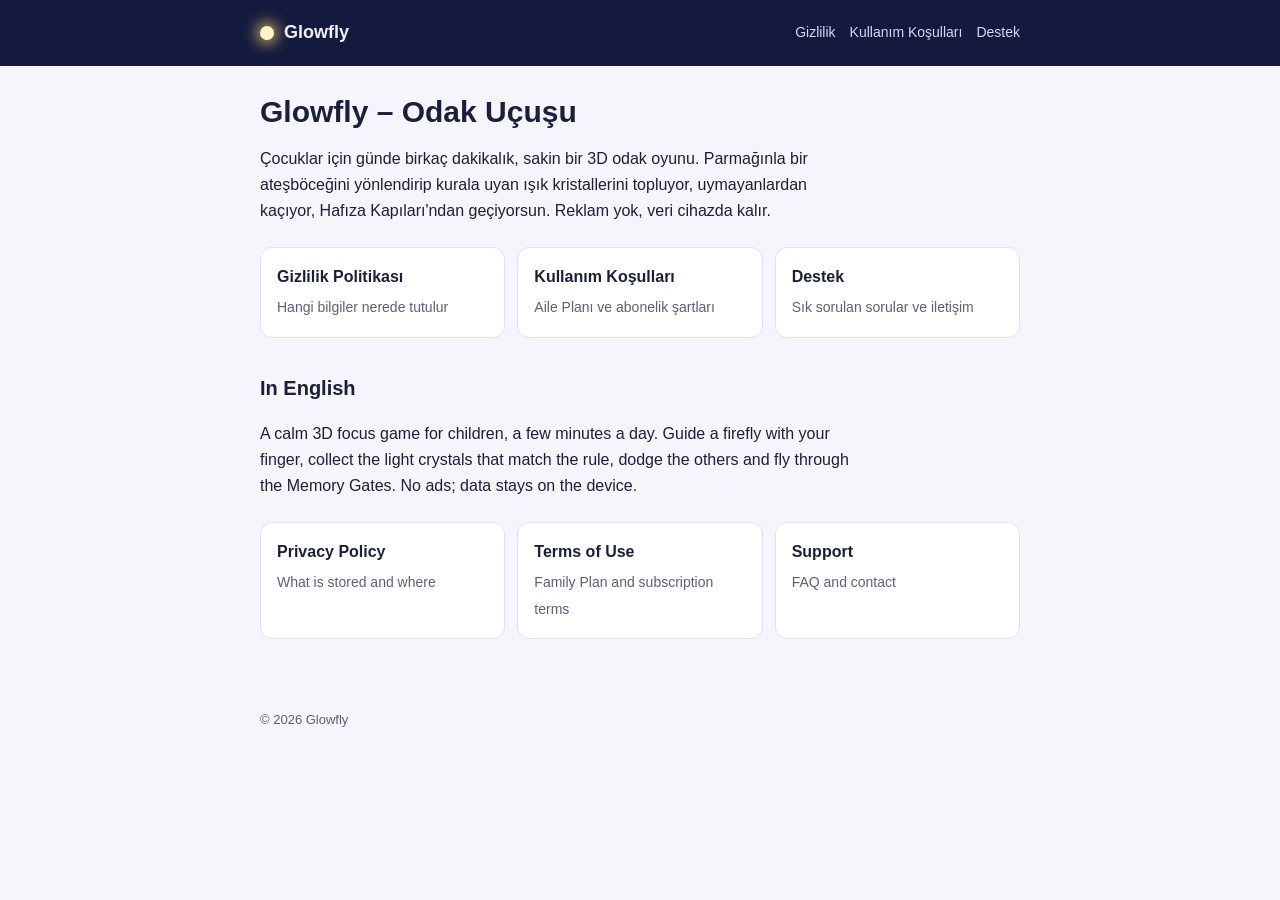
<file: index.html>
<!doctype html>
<html lang="tr">
<head>
  <meta charset="utf-8" />
  <meta name="viewport" content="width=device-width, initial-scale=1, viewport-fit=cover" />
  <title>Glowfly – Odak Uçuşu</title>
  <meta name="description" content="Glowfly: çocuklar için günde birkaç dakikalık, sakin bir 3D odak oyunu. A calm, few-minutes-a-day 3D focus game for children." />
  <link rel="stylesheet" href="style.css" />
</head>
<body>
  <header>
    <div class="wrap">
      <a class="brand" href="index.html"><span class="dot" aria-hidden="true"></span>Glowfly</a>
      <nav>
        <a href="gizlilik.html">Gizlilik</a>
        <a href="kosullar.html">Kullanım Koşulları</a>
        <a href="destek.html">Destek</a>
      </nav>
    </div>
  </header>
  <main>
    <div class="wrap">
      <h1>Glowfly – Odak Uçuşu</h1>
      <p>
        Çocuklar için günde birkaç dakikalık, sakin bir 3D odak oyunu. Parmağınla bir ateşböceğini yönlendirip
        kurala uyan ışık kristallerini topluyor, uymayanlardan kaçıyor, Hafıza Kapıları'ndan geçiyorsun.
        Reklam yok, veri cihazda kalır.
      </p>
      <div class="cards">
        <a href="gizlilik.html"><b>Gizlilik Politikası</b><span>Hangi bilgiler nerede tutulur</span></a>
        <a href="kosullar.html"><b>Kullanım Koşulları</b><span>Aile Planı ve abonelik şartları</span></a>
        <a href="destek.html"><b>Destek</b><span>Sık sorulan sorular ve iletişim</span></a>
      </div>

      <h2 lang="en">In English</h2>
      <p lang="en">
        A calm 3D focus game for children, a few minutes a day. Guide a firefly with your finger, collect the light
        crystals that match the rule, dodge the others and fly through the Memory Gates. No ads; data stays on the device.
      </p>
      <div class="cards" lang="en">
        <a href="en/privacy.html"><b>Privacy Policy</b><span>What is stored and where</span></a>
        <a href="en/terms.html"><b>Terms of Use</b><span>Family Plan and subscription terms</span></a>
        <a href="en/support.html"><b>Support</b><span>FAQ and contact</span></a>
      </div>
    </div>
  </main>
  <footer><div class="wrap">© 2026 Glowfly</div></footer>
</body>
</html>
</file>
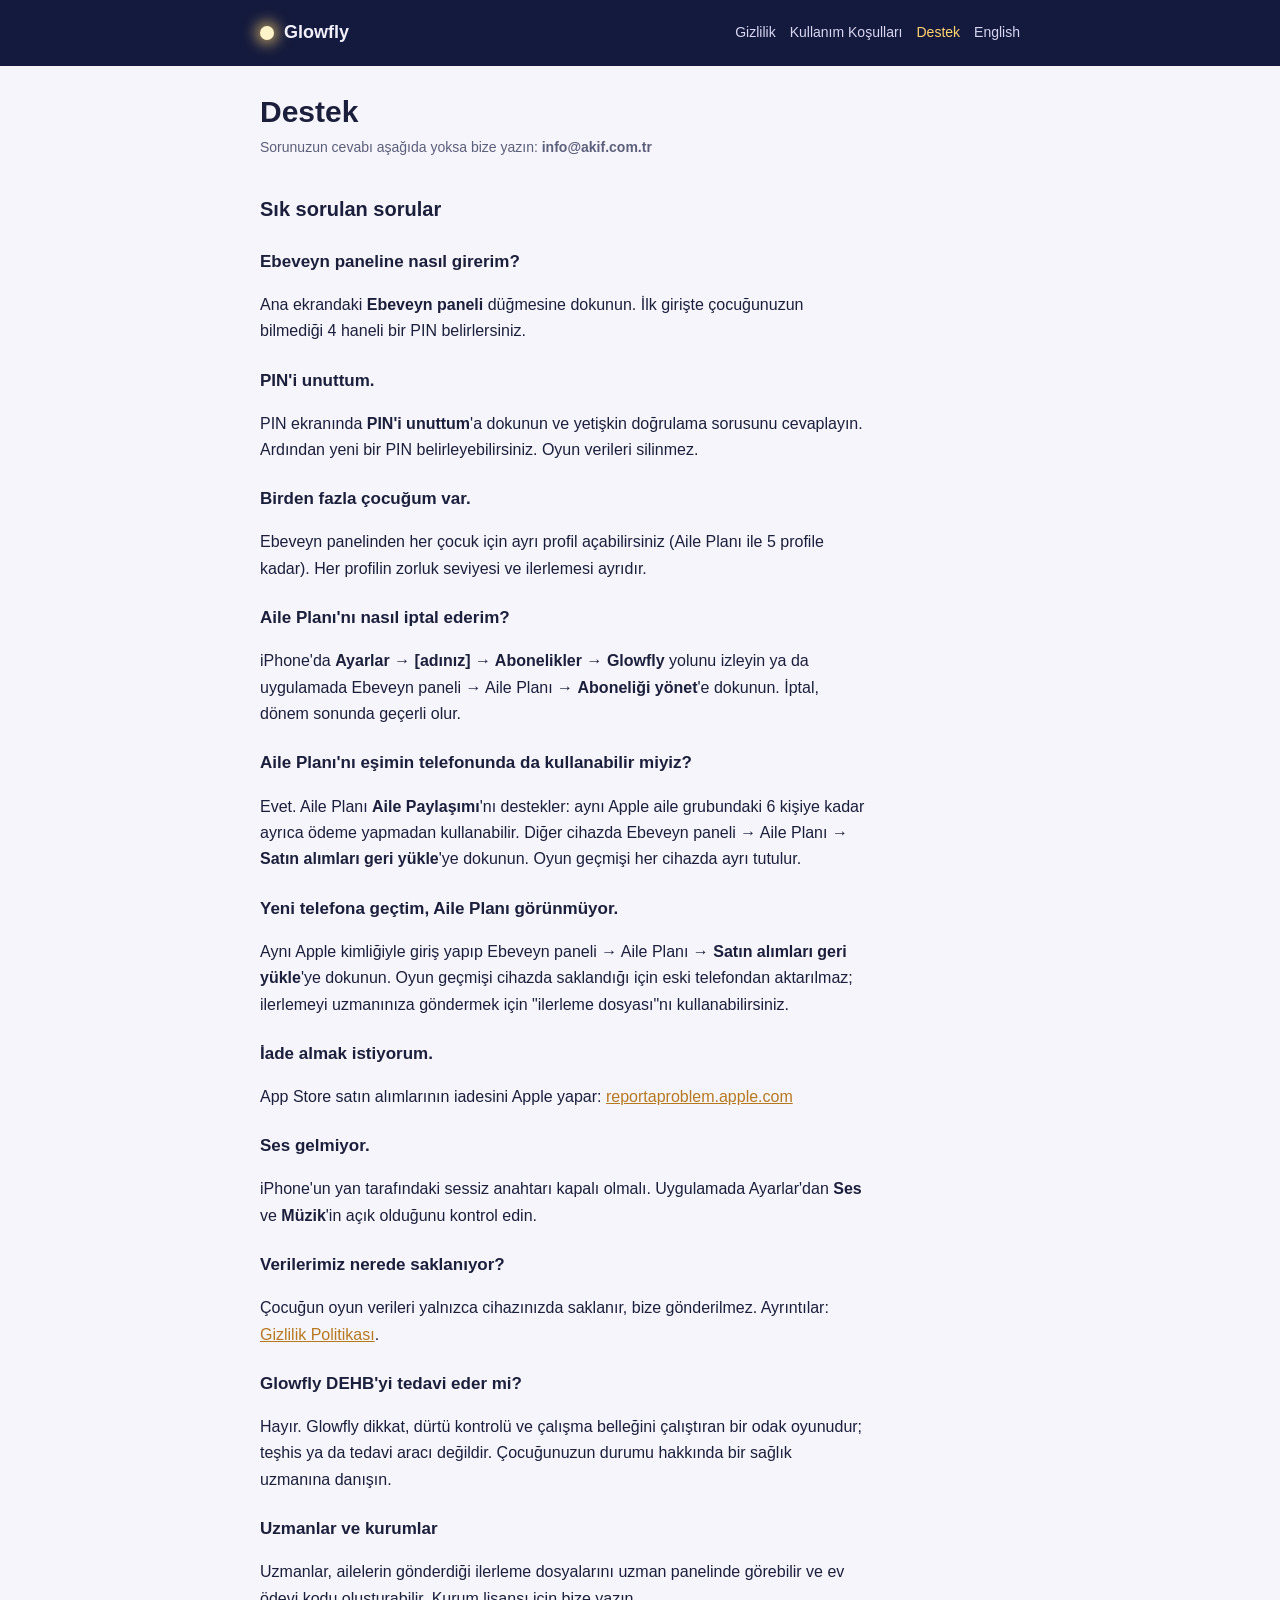
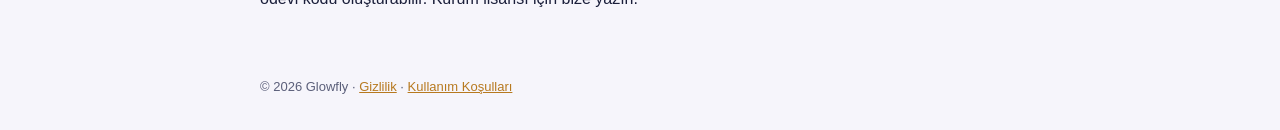
<file: destek.html>
<!doctype html>
<html lang="tr">
<head>
  <meta charset="utf-8" />
  <meta name="viewport" content="width=device-width, initial-scale=1, viewport-fit=cover" />
  <title>Destek · Glowfly</title>
  <meta name="description" content="Glowfly destek: sık sorulan sorular ve iletişim." />
  <link rel="stylesheet" href="style.css" />
</head>
<body>
  <header>
    <div class="wrap">
      <a class="brand" href="index.html"><span class="dot" aria-hidden="true"></span>Glowfly</a>
      <nav>
        <a href="gizlilik.html">Gizlilik</a>
        <a href="kosullar.html">Kullanım Koşulları</a>
        <a href="destek.html" aria-current="page">Destek</a>
        <a href="en/support.html" lang="en">English</a>
      </nav>
    </div>
  </header>
  <main>
    <div class="wrap">
      <h1>Destek</h1>
      <p class="meta">Sorunuzun cevabı aşağıda yoksa bize yazın: <span class="email">info@akif.com.tr</span></p>

      <h2>Sık sorulan sorular</h2>

      <h3>Ebeveyn paneline nasıl girerim?</h3>
      <p>Ana ekrandaki <b>Ebeveyn paneli</b> düğmesine dokunun. İlk girişte çocuğunuzun bilmediği 4 haneli bir PIN belirlersiniz.</p>

      <h3>PIN'i unuttum.</h3>
      <p>PIN ekranında <b>PIN'i unuttum</b>'a dokunun ve yetişkin doğrulama sorusunu cevaplayın. Ardından yeni bir PIN belirleyebilirsiniz. Oyun verileri silinmez.</p>

      <h3>Birden fazla çocuğum var.</h3>
      <p>Ebeveyn panelinden her çocuk için ayrı profil açabilirsiniz (Aile Planı ile 5 profile kadar). Her profilin zorluk seviyesi ve ilerlemesi ayrıdır.</p>

      <h3>Aile Planı'nı nasıl iptal ederim?</h3>
      <p>iPhone'da <b>Ayarlar → [adınız] → Abonelikler → Glowfly</b> yolunu izleyin ya da uygulamada Ebeveyn paneli → Aile Planı → <b>Aboneliği yönet</b>'e dokunun. İptal, dönem sonunda geçerli olur.</p>

      <h3>Aile Planı'nı eşimin telefonunda da kullanabilir miyiz?</h3>
      <p>Evet. Aile Planı <b>Aile Paylaşımı</b>'nı destekler: aynı Apple aile grubundaki 6 kişiye kadar ayrıca ödeme yapmadan kullanabilir. Diğer cihazda Ebeveyn paneli → Aile Planı → <b>Satın alımları geri yükle</b>'ye dokunun. Oyun geçmişi her cihazda ayrı tutulur.</p>

      <h3>Yeni telefona geçtim, Aile Planı görünmüyor.</h3>
      <p>Aynı Apple kimliğiyle giriş yapıp Ebeveyn paneli → Aile Planı → <b>Satın alımları geri yükle</b>'ye dokunun. Oyun geçmişi cihazda saklandığı için eski telefondan aktarılmaz; ilerlemeyi uzmanınıza göndermek için "ilerleme dosyası"nı kullanabilirsiniz.</p>

      <h3>İade almak istiyorum.</h3>
      <p>App Store satın alımlarının iadesini Apple yapar: <a href="https://reportaproblem.apple.com" rel="noopener">reportaproblem.apple.com</a></p>

      <h3>Ses gelmiyor.</h3>
      <p>iPhone'un yan tarafındaki sessiz anahtarı kapalı olmalı. Uygulamada Ayarlar'dan <b>Ses</b> ve <b>Müzik</b>'in açık olduğunu kontrol edin.</p>

      <h3>Verilerimiz nerede saklanıyor?</h3>
      <p>Çocuğun oyun verileri yalnızca cihazınızda saklanır, bize gönderilmez. Ayrıntılar: <a href="gizlilik.html">Gizlilik Politikası</a>.</p>

      <h3>Glowfly DEHB'yi tedavi eder mi?</h3>
      <p>Hayır. Glowfly dikkat, dürtü kontrolü ve çalışma belleğini çalıştıran bir odak oyunudur; teşhis ya da tedavi aracı değildir. Çocuğunuzun durumu hakkında bir sağlık uzmanına danışın.</p>

      <h3>Uzmanlar ve kurumlar</h3>
      <p>Uzmanlar, ailelerin gönderdiği ilerleme dosyalarını uzman panelinde görebilir ve ev ödevi kodu oluşturabilir. Kurum lisansı için bize yazın.</p>
    </div>
  </main>
  <footer><div class="wrap">© 2026 Glowfly · <a href="gizlilik.html">Gizlilik</a> · <a href="kosullar.html">Kullanım Koşulları</a></div></footer>
</body>
</html>
</file>
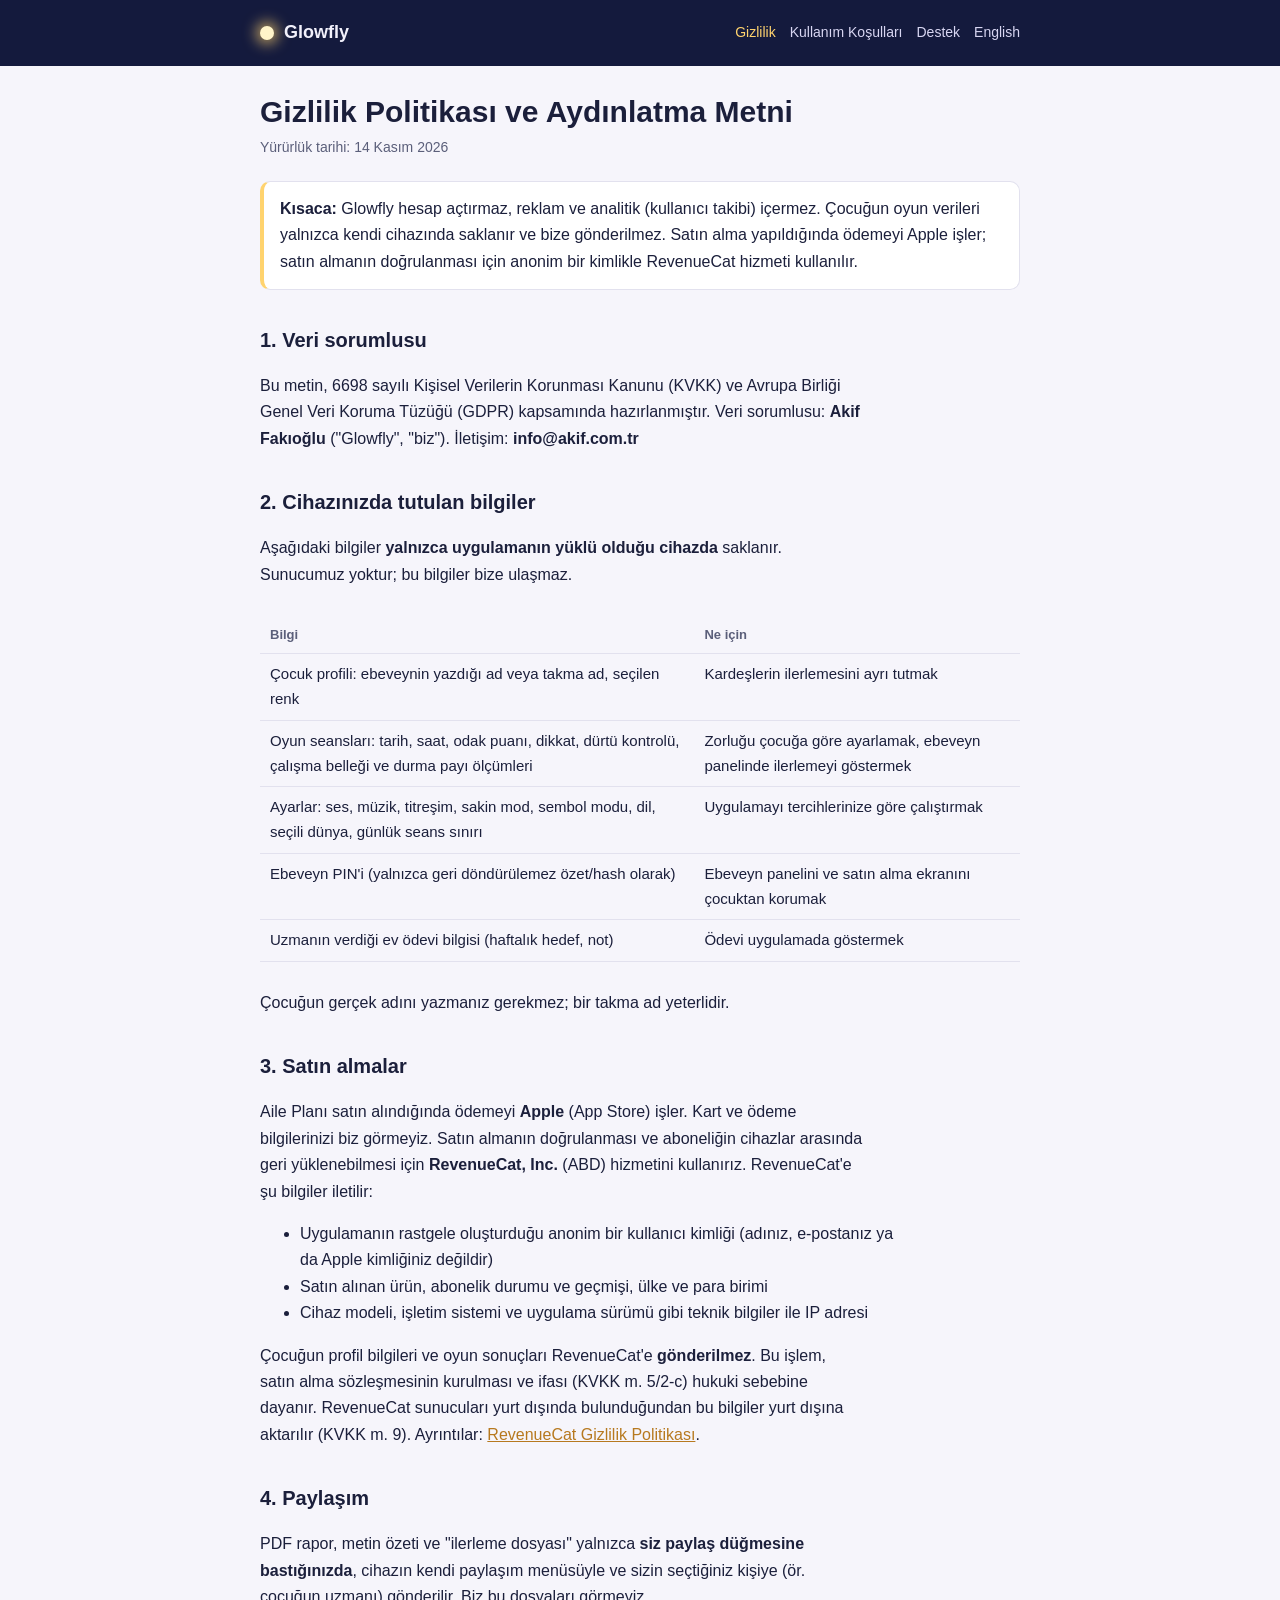
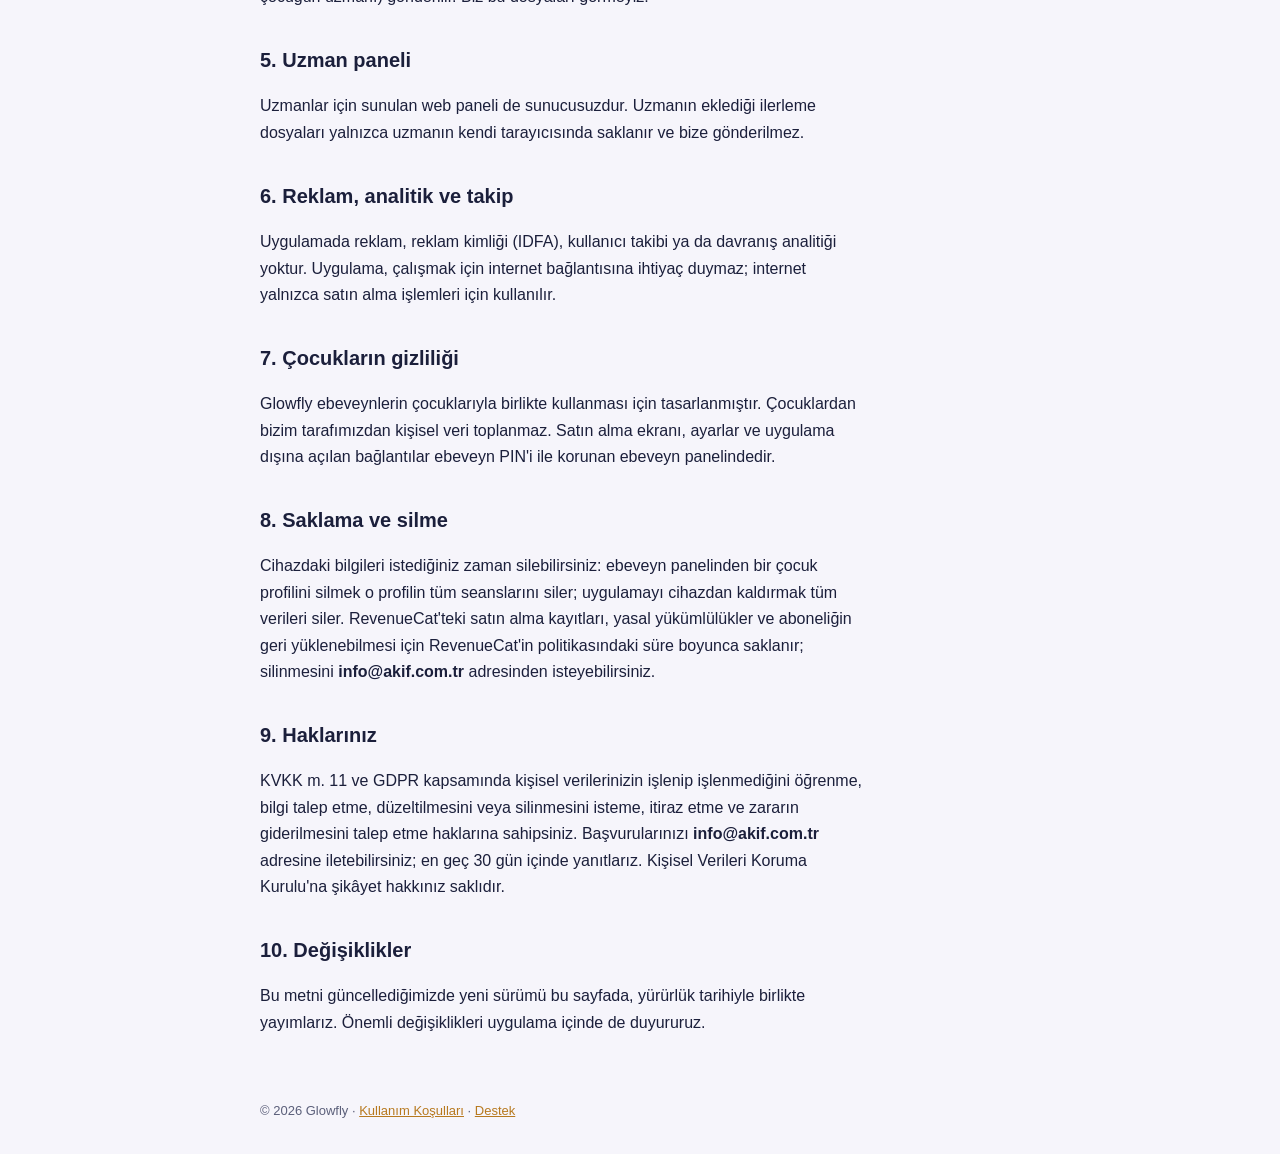
<file: gizlilik.html>
<!doctype html>
<html lang="tr">
<head>
  <meta charset="utf-8" />
  <meta name="viewport" content="width=device-width, initial-scale=1, viewport-fit=cover" />
  <title>Gizlilik Politikası · Glowfly</title>
  <meta name="description" content="Glowfly gizlilik politikası ve KVKK aydınlatma metni." />
  <link rel="stylesheet" href="style.css" />
</head>
<body>
  <header>
    <div class="wrap">
      <a class="brand" href="index.html"><span class="dot" aria-hidden="true"></span>Glowfly</a>
      <nav>
        <a href="gizlilik.html" aria-current="page">Gizlilik</a>
        <a href="kosullar.html">Kullanım Koşulları</a>
        <a href="destek.html">Destek</a>
        <a href="en/privacy.html" lang="en">English</a>
      </nav>
    </div>
  </header>
  <main>
    <div class="wrap">
      <h1>Gizlilik Politikası ve Aydınlatma Metni</h1>
      <p class="meta">Yürürlük tarihi: 14 Kasım 2026</p>

      <div class="note">
        <b>Kısaca:</b> Glowfly hesap açtırmaz, reklam ve analitik (kullanıcı takibi) içermez. Çocuğun oyun verileri
        yalnızca kendi cihazında saklanır ve bize gönderilmez. Satın alma yapıldığında ödemeyi Apple işler; satın
        almanın doğrulanması için anonim bir kimlikle RevenueCat hizmeti kullanılır.
      </div>

      <h2>1. Veri sorumlusu</h2>
      <p>
        Bu metin, 6698 sayılı Kişisel Verilerin Korunması Kanunu (KVKK) ve Avrupa Birliği Genel Veri Koruma Tüzüğü
        (GDPR) kapsamında hazırlanmıştır. Veri sorumlusu: <b>Akif Fakıoğlu</b> ("Glowfly", "biz").
        İletişim: <span class="email">info@akif.com.tr</span>
      </p>

      <h2>2. Cihazınızda tutulan bilgiler</h2>
      <p>Aşağıdaki bilgiler <b>yalnızca uygulamanın yüklü olduğu cihazda</b> saklanır. Sunucumuz yoktur; bu bilgiler bize ulaşmaz.</p>
      <div class="table-wrap">
        <table>
          <thead><tr><th>Bilgi</th><th>Ne için</th></tr></thead>
          <tbody>
            <tr><td>Çocuk profili: ebeveynin yazdığı ad veya takma ad, seçilen renk</td><td>Kardeşlerin ilerlemesini ayrı tutmak</td></tr>
            <tr><td>Oyun seansları: tarih, saat, odak puanı, dikkat, dürtü kontrolü, çalışma belleği ve durma payı ölçümleri</td><td>Zorluğu çocuğa göre ayarlamak, ebeveyn panelinde ilerlemeyi göstermek</td></tr>
            <tr><td>Ayarlar: ses, müzik, titreşim, sakin mod, sembol modu, dil, seçili dünya, günlük seans sınırı</td><td>Uygulamayı tercihlerinize göre çalıştırmak</td></tr>
            <tr><td>Ebeveyn PIN'i (yalnızca geri döndürülemez özet/hash olarak)</td><td>Ebeveyn panelini ve satın alma ekranını çocuktan korumak</td></tr>
            <tr><td>Uzmanın verdiği ev ödevi bilgisi (haftalık hedef, not)</td><td>Ödevi uygulamada göstermek</td></tr>
          </tbody>
        </table>
      </div>
      <p>Çocuğun gerçek adını yazmanız gerekmez; bir takma ad yeterlidir.</p>

      <h2>3. Satın almalar</h2>
      <p>
        Aile Planı satın alındığında ödemeyi <b>Apple</b> (App Store) işler. Kart ve ödeme bilgilerinizi biz görmeyiz.
        Satın almanın doğrulanması ve aboneliğin cihazlar arasında geri yüklenebilmesi için
        <b>RevenueCat, Inc.</b> (ABD) hizmetini kullanırız. RevenueCat'e şu bilgiler iletilir:
      </p>
      <ul>
        <li>Uygulamanın rastgele oluşturduğu anonim bir kullanıcı kimliği (adınız, e-postanız ya da Apple kimliğiniz değildir)</li>
        <li>Satın alınan ürün, abonelik durumu ve geçmişi, ülke ve para birimi</li>
        <li>Cihaz modeli, işletim sistemi ve uygulama sürümü gibi teknik bilgiler ile IP adresi</li>
      </ul>
      <p>
        Çocuğun profil bilgileri ve oyun sonuçları RevenueCat'e <b>gönderilmez</b>. Bu işlem, satın alma
        sözleşmesinin kurulması ve ifası (KVKK m. 5/2-c) hukuki sebebine dayanır. RevenueCat sunucuları yurt dışında
        bulunduğundan bu bilgiler yurt dışına aktarılır (KVKK m. 9). Ayrıntılar:
        <a href="https://www.revenuecat.com/privacy" rel="noopener">RevenueCat Gizlilik Politikası</a>.
      </p>

      <h2>4. Paylaşım</h2>
      <p>
        PDF rapor, metin özeti ve "ilerleme dosyası" yalnızca <b>siz paylaş düğmesine bastığınızda</b>, cihazın
        kendi paylaşım menüsüyle ve sizin seçtiğiniz kişiye (ör. çocuğun uzmanı) gönderilir. Biz bu dosyaları görmeyiz.
      </p>

      <h2>5. Uzman paneli</h2>
      <p>
        Uzmanlar için sunulan web paneli de sunucusuzdur. Uzmanın eklediği ilerleme dosyaları yalnızca uzmanın kendi
        tarayıcısında saklanır ve bize gönderilmez.
      </p>

      <h2>6. Reklam, analitik ve takip</h2>
      <p>
        Uygulamada reklam, reklam kimliği (IDFA), kullanıcı takibi ya da davranış analitiği yoktur. Uygulama,
        çalışmak için internet bağlantısına ihtiyaç duymaz; internet yalnızca satın alma işlemleri için kullanılır.
      </p>

      <h2>7. Çocukların gizliliği</h2>
      <p>
        Glowfly ebeveynlerin çocuklarıyla birlikte kullanması için tasarlanmıştır. Çocuklardan bizim tarafımızdan
        kişisel veri toplanmaz. Satın alma ekranı, ayarlar ve uygulama dışına açılan bağlantılar ebeveyn PIN'i ile
        korunan ebeveyn panelindedir.
      </p>

      <h2>8. Saklama ve silme</h2>
      <p>
        Cihazdaki bilgileri istediğiniz zaman silebilirsiniz: ebeveyn panelinden bir çocuk profilini silmek o
        profilin tüm seanslarını siler; uygulamayı cihazdan kaldırmak tüm verileri siler. RevenueCat'teki satın alma
        kayıtları, yasal yükümlülükler ve aboneliğin geri yüklenebilmesi için RevenueCat'in politikasındaki süre
        boyunca saklanır; silinmesini <span class="email">info@akif.com.tr</span> adresinden isteyebilirsiniz.
      </p>

      <h2>9. Haklarınız</h2>
      <p>
        KVKK m. 11 ve GDPR kapsamında kişisel verilerinizin işlenip işlenmediğini öğrenme, bilgi talep etme,
        düzeltilmesini veya silinmesini isteme, itiraz etme ve zararın giderilmesini talep etme haklarına sahipsiniz.
        Başvurularınızı <span class="email">info@akif.com.tr</span> adresine iletebilirsiniz; en geç 30 gün içinde yanıtlarız.
        Kişisel Verileri Koruma Kurulu'na şikâyet hakkınız saklıdır.
      </p>

      <h2>10. Değişiklikler</h2>
      <p>
        Bu metni güncellediğimizde yeni sürümü bu sayfada, yürürlük tarihiyle birlikte yayımlarız. Önemli
        değişiklikleri uygulama içinde de duyururuz.
      </p>
    </div>
  </main>
  <footer><div class="wrap">© 2026 Glowfly · <a href="kosullar.html">Kullanım Koşulları</a> · <a href="destek.html">Destek</a></div></footer>
</body>
</html>
</file>
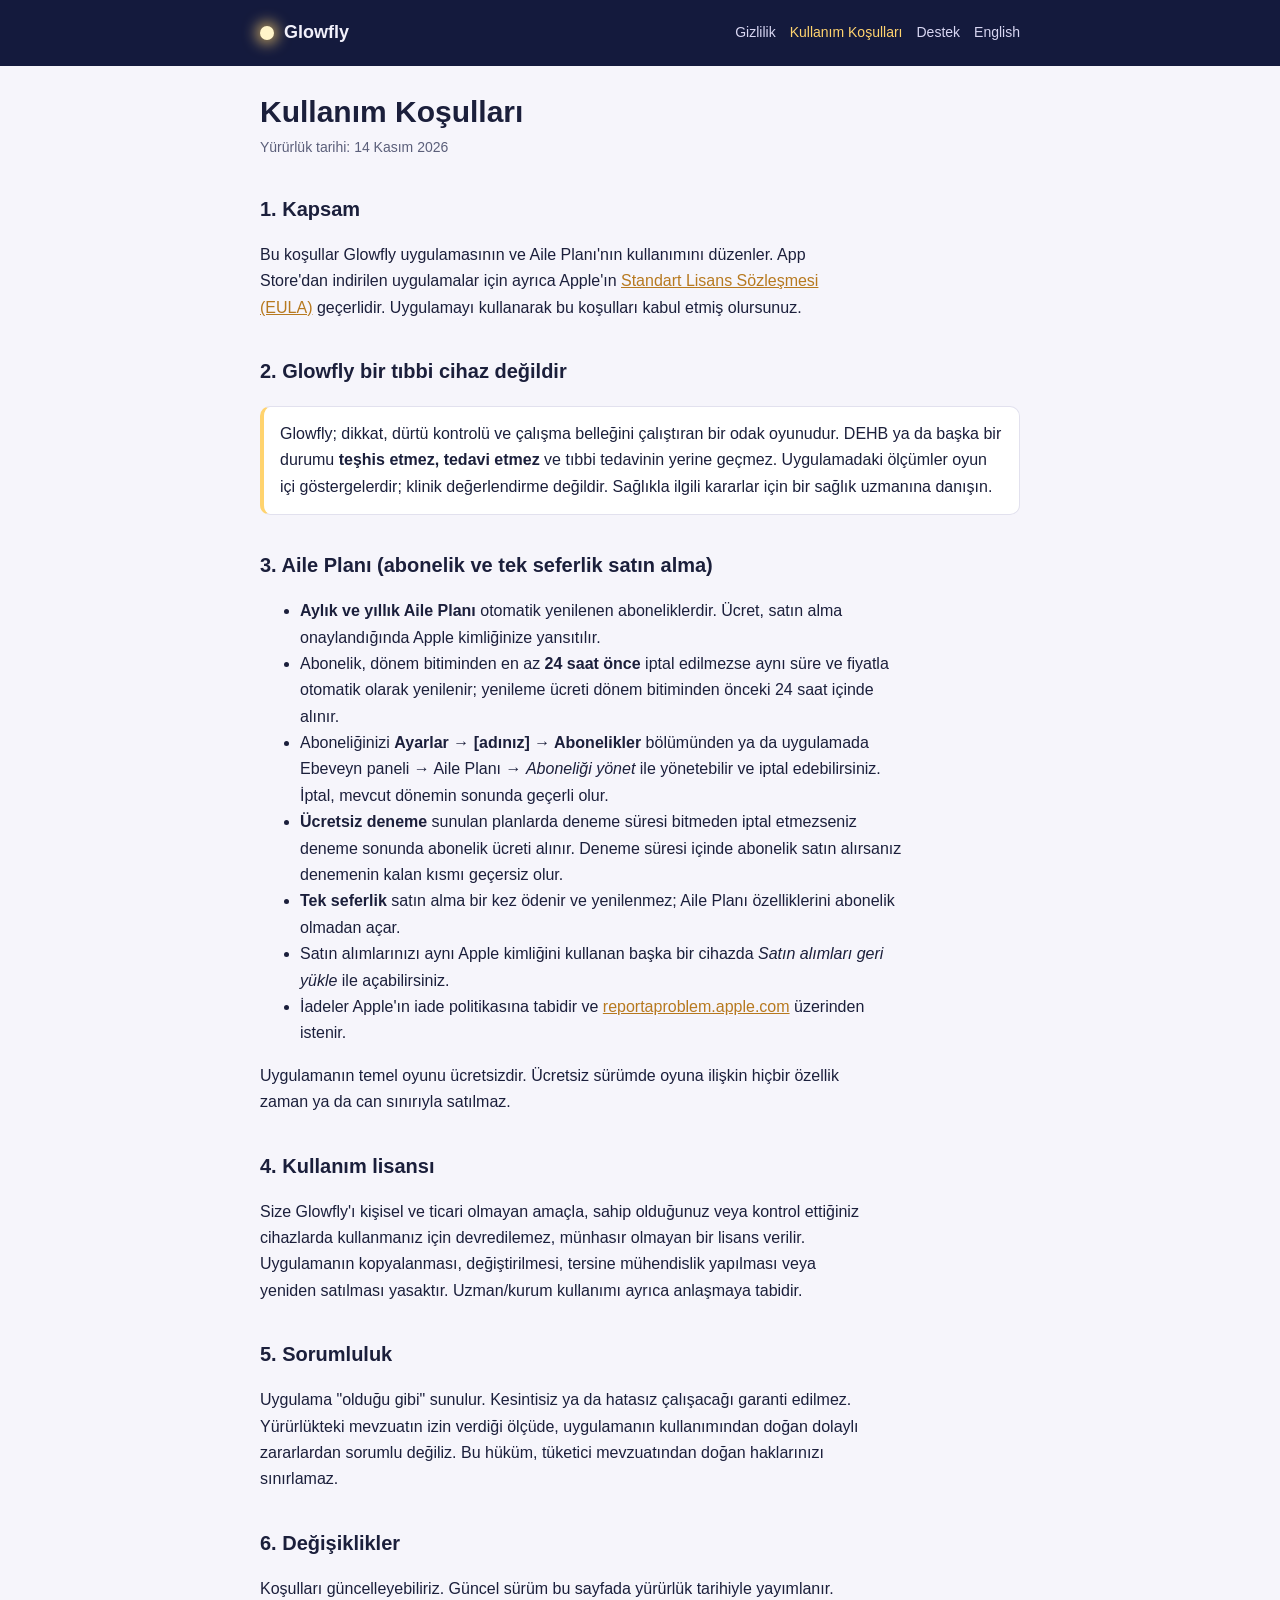
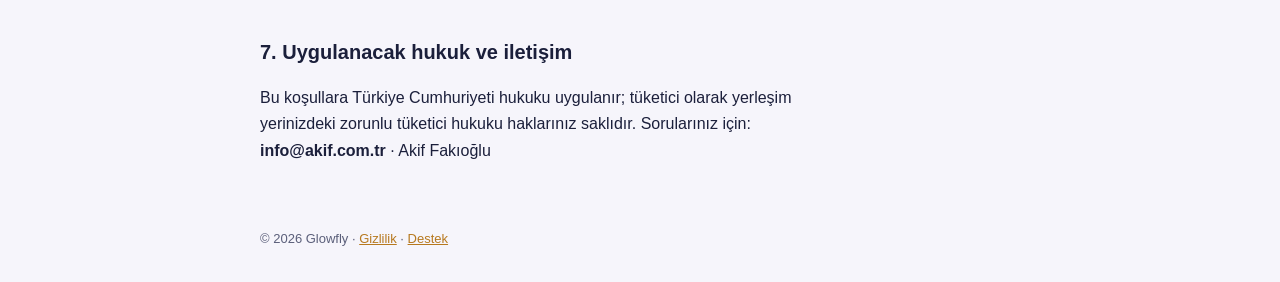
<file: kosullar.html>
<!doctype html>
<html lang="tr">
<head>
  <meta charset="utf-8" />
  <meta name="viewport" content="width=device-width, initial-scale=1, viewport-fit=cover" />
  <title>Kullanım Koşulları · Glowfly</title>
  <meta name="description" content="Glowfly kullanım koşulları ve Aile Planı abonelik şartları." />
  <link rel="stylesheet" href="style.css" />
</head>
<body>
  <header>
    <div class="wrap">
      <a class="brand" href="index.html"><span class="dot" aria-hidden="true"></span>Glowfly</a>
      <nav>
        <a href="gizlilik.html">Gizlilik</a>
        <a href="kosullar.html" aria-current="page">Kullanım Koşulları</a>
        <a href="destek.html">Destek</a>
        <a href="en/terms.html" lang="en">English</a>
      </nav>
    </div>
  </header>
  <main>
    <div class="wrap">
      <h1>Kullanım Koşulları</h1>
      <p class="meta">Yürürlük tarihi: 14 Kasım 2026</p>

      <h2>1. Kapsam</h2>
      <p>
        Bu koşullar Glowfly uygulamasının ve Aile Planı'nın kullanımını düzenler. App Store'dan indirilen uygulamalar
        için ayrıca Apple'ın
        <a href="https://www.apple.com/legal/internet-services/itunes/dev/stdeula/" rel="noopener">Standart Lisans Sözleşmesi (EULA)</a>
        geçerlidir. Uygulamayı kullanarak bu koşulları kabul etmiş olursunuz.
      </p>

      <h2>2. Glowfly bir tıbbi cihaz değildir</h2>
      <div class="note">
        Glowfly; dikkat, dürtü kontrolü ve çalışma belleğini çalıştıran bir odak oyunudur. DEHB ya da başka bir
        durumu <b>teşhis etmez, tedavi etmez</b> ve tıbbi tedavinin yerine geçmez. Uygulamadaki ölçümler oyun içi
        göstergelerdir; klinik değerlendirme değildir. Sağlıkla ilgili kararlar için bir sağlık uzmanına danışın.
      </div>

      <h2>3. Aile Planı (abonelik ve tek seferlik satın alma)</h2>
      <ul>
        <li><b>Aylık ve yıllık Aile Planı</b> otomatik yenilenen aboneliklerdir. Ücret, satın alma onaylandığında Apple kimliğinize yansıtılır.</li>
        <li>Abonelik, dönem bitiminden en az <b>24 saat önce</b> iptal edilmezse aynı süre ve fiyatla otomatik olarak yenilenir; yenileme ücreti dönem bitiminden önceki 24 saat içinde alınır.</li>
        <li>Aboneliğinizi <b>Ayarlar → [adınız] → Abonelikler</b> bölümünden ya da uygulamada Ebeveyn paneli → Aile Planı → <i>Aboneliği yönet</i> ile yönetebilir ve iptal edebilirsiniz. İptal, mevcut dönemin sonunda geçerli olur.</li>
        <li><b>Ücretsiz deneme</b> sunulan planlarda deneme süresi bitmeden iptal etmezseniz deneme sonunda abonelik ücreti alınır. Deneme süresi içinde abonelik satın alırsanız denemenin kalan kısmı geçersiz olur.</li>
        <li><b>Tek seferlik</b> satın alma bir kez ödenir ve yenilenmez; Aile Planı özelliklerini abonelik olmadan açar.</li>
        <li>Satın alımlarınızı aynı Apple kimliğini kullanan başka bir cihazda <i>Satın alımları geri yükle</i> ile açabilirsiniz.</li>
        <li>İadeler Apple'ın iade politikasına tabidir ve <a href="https://reportaproblem.apple.com" rel="noopener">reportaproblem.apple.com</a> üzerinden istenir.</li>
      </ul>
      <p>Uygulamanın temel oyunu ücretsizdir. Ücretsiz sürümde oyuna ilişkin hiçbir özellik zaman ya da can sınırıyla satılmaz.</p>

      <h2>4. Kullanım lisansı</h2>
      <p>
        Size Glowfly'ı kişisel ve ticari olmayan amaçla, sahip olduğunuz veya kontrol ettiğiniz cihazlarda kullanmanız için
        devredilemez, münhasır olmayan bir lisans verilir. Uygulamanın kopyalanması, değiştirilmesi, tersine mühendislik
        yapılması veya yeniden satılması yasaktır. Uzman/kurum kullanımı ayrıca anlaşmaya tabidir.
      </p>

      <h2>5. Sorumluluk</h2>
      <p>
        Uygulama "olduğu gibi" sunulur. Kesintisiz ya da hatasız çalışacağı garanti edilmez. Yürürlükteki mevzuatın izin
        verdiği ölçüde, uygulamanın kullanımından doğan dolaylı zararlardan sorumlu değiliz. Bu hüküm, tüketici
        mevzuatından doğan haklarınızı sınırlamaz.
      </p>

      <h2>6. Değişiklikler</h2>
      <p>Koşulları güncelleyebiliriz. Güncel sürüm bu sayfada yürürlük tarihiyle yayımlanır.</p>

      <h2>7. Uygulanacak hukuk ve iletişim</h2>
      <p>
        Bu koşullara Türkiye Cumhuriyeti hukuku uygulanır; tüketici olarak yerleşim yerinizdeki zorunlu tüketici
        hukuku haklarınız saklıdır. Sorularınız için: <span class="email">info@akif.com.tr</span> · Akif Fakıoğlu
      </p>
    </div>
  </main>
  <footer><div class="wrap">© 2026 Glowfly · <a href="gizlilik.html">Gizlilik</a> · <a href="destek.html">Destek</a></div></footer>
</body>
</html>
</file>
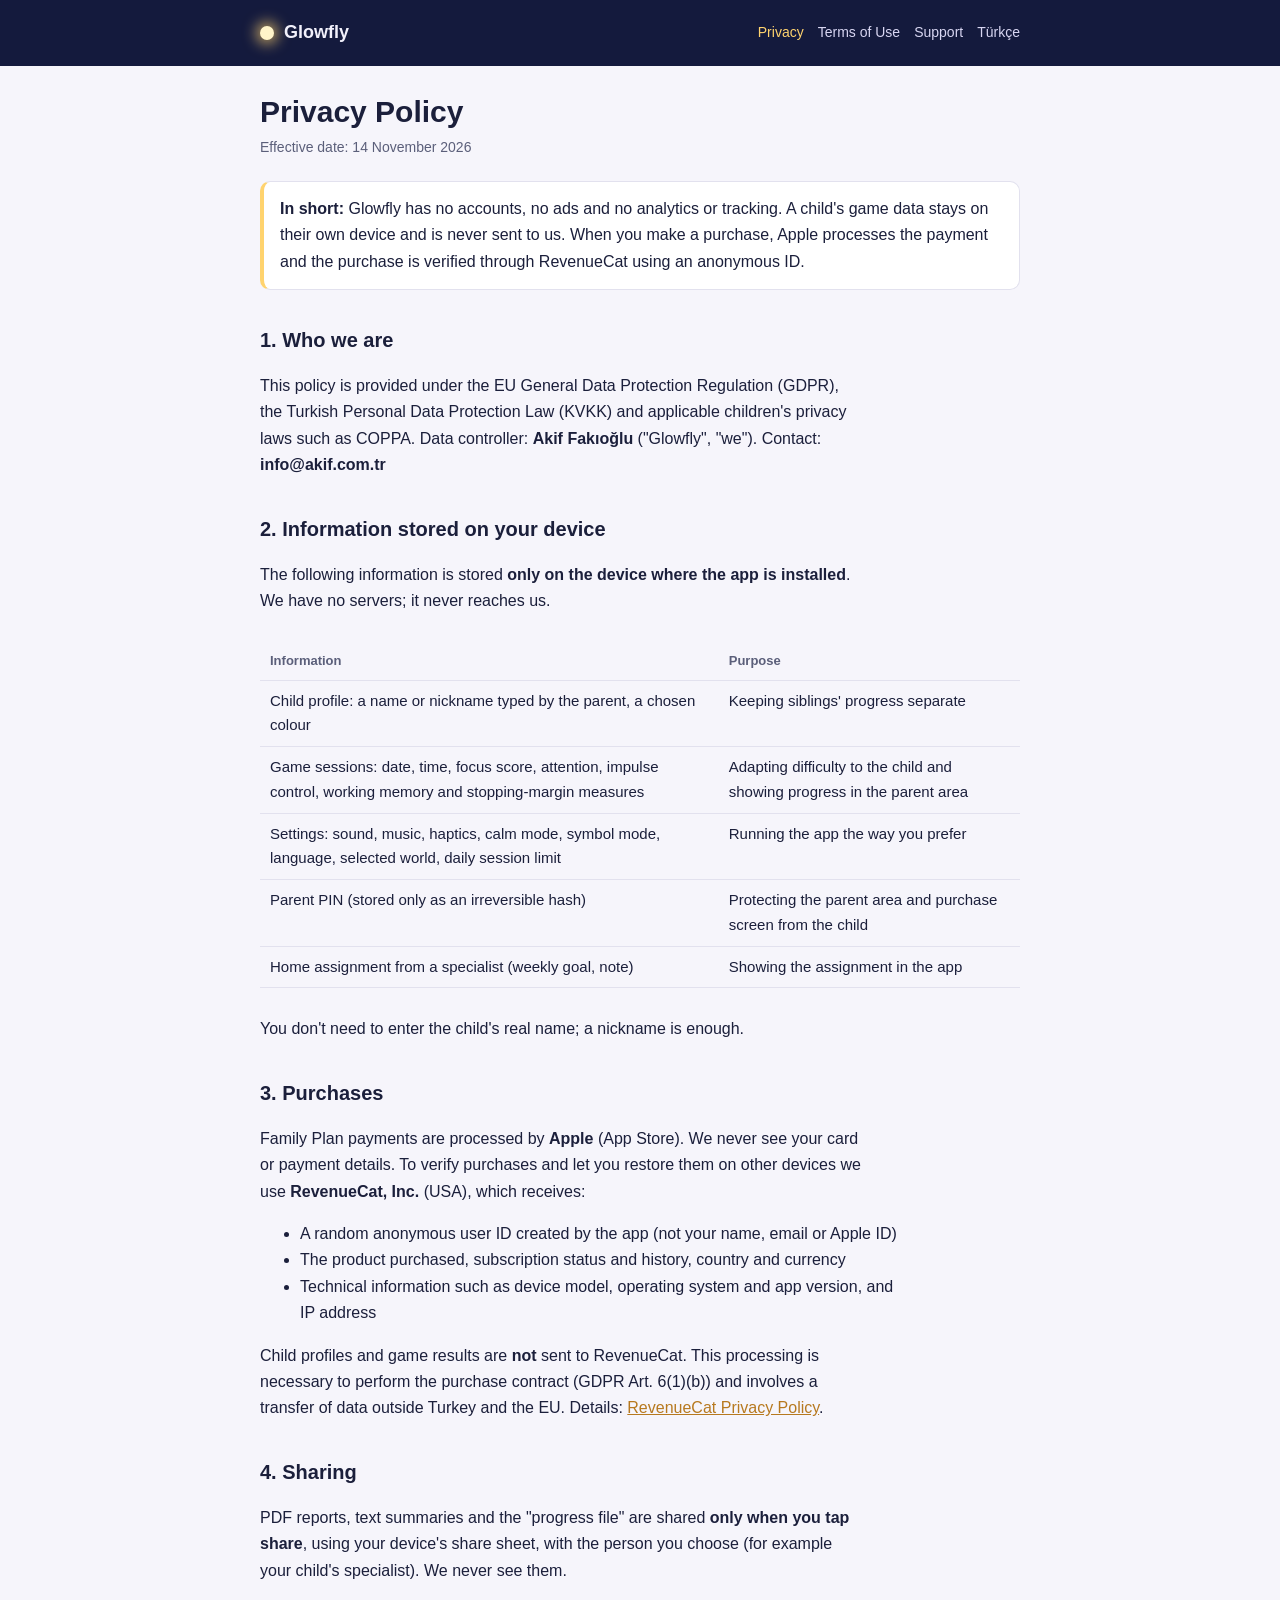
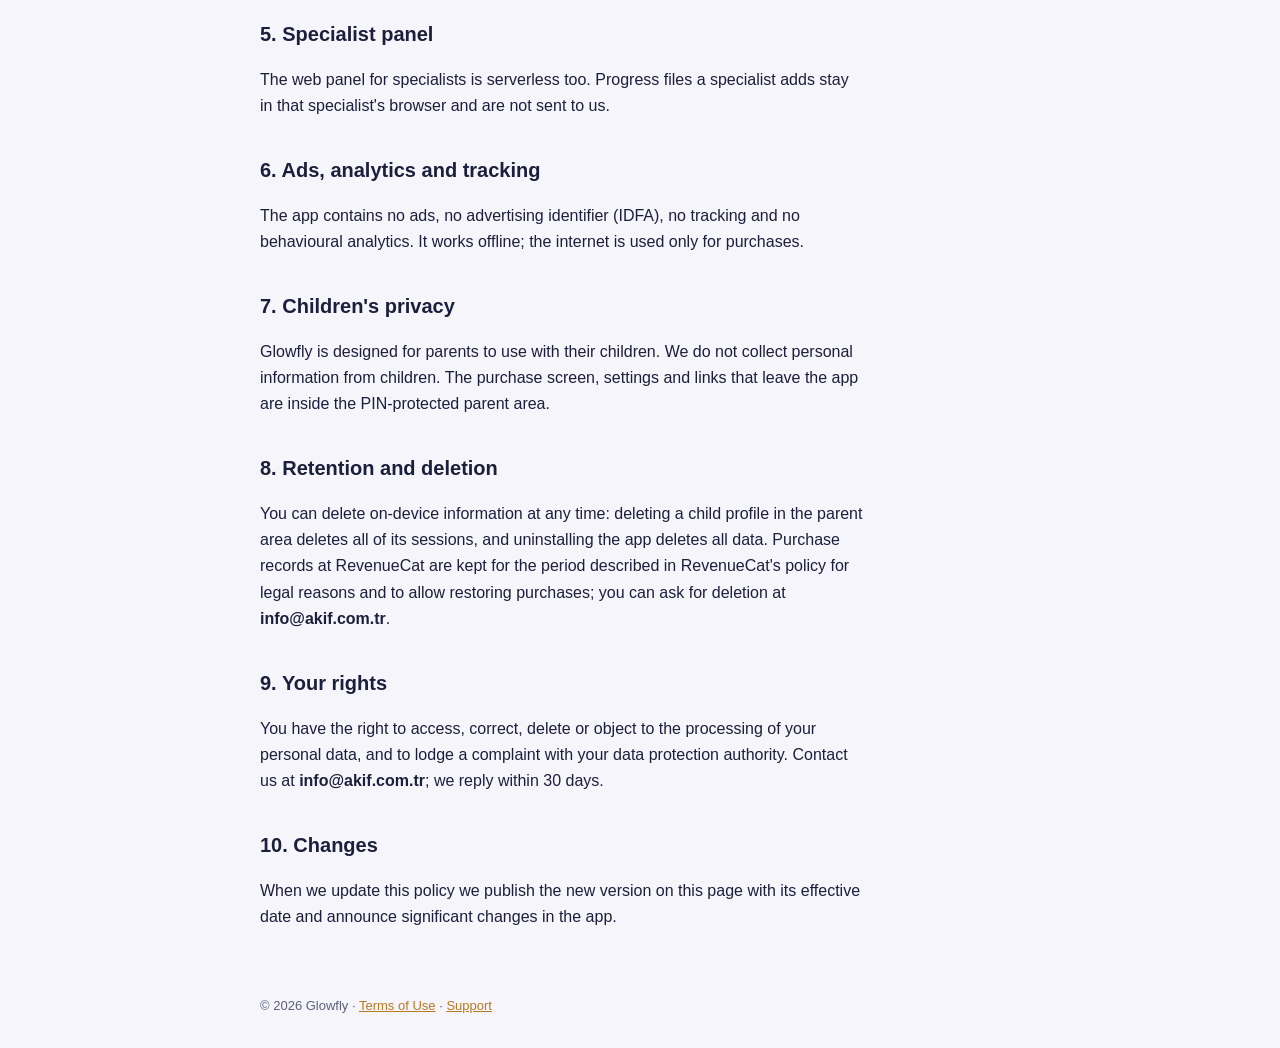
<file: en/privacy.html>
<!doctype html>
<html lang="en">
<head>
  <meta charset="utf-8" />
  <meta name="viewport" content="width=device-width, initial-scale=1, viewport-fit=cover" />
  <title>Privacy Policy · Glowfly</title>
  <meta name="description" content="Glowfly privacy policy." />
  <link rel="stylesheet" href="../style.css" />
</head>
<body>
  <header>
    <div class="wrap">
      <a class="brand" href="../index.html"><span class="dot" aria-hidden="true"></span>Glowfly</a>
      <nav>
        <a href="privacy.html" aria-current="page">Privacy</a>
        <a href="terms.html">Terms of Use</a>
        <a href="support.html">Support</a>
        <a href="../gizlilik.html" lang="tr">Türkçe</a>
      </nav>
    </div>
  </header>
  <main>
    <div class="wrap">
      <h1>Privacy Policy</h1>
      <p class="meta">Effective date: 14 November 2026</p>

      <div class="note">
        <b>In short:</b> Glowfly has no accounts, no ads and no analytics or tracking. A child's game data stays on
        their own device and is never sent to us. When you make a purchase, Apple processes the payment and the
        purchase is verified through RevenueCat using an anonymous ID.
      </div>

      <h2>1. Who we are</h2>
      <p>
        This policy is provided under the EU General Data Protection Regulation (GDPR), the Turkish Personal Data
        Protection Law (KVKK) and applicable children's privacy laws such as COPPA. Data controller:
        <b>Akif Fakıoğlu</b> ("Glowfly", "we"). Contact: <span class="email">info@akif.com.tr</span>
      </p>

      <h2>2. Information stored on your device</h2>
      <p>The following information is stored <b>only on the device where the app is installed</b>. We have no servers; it never reaches us.</p>
      <div class="table-wrap">
        <table>
          <thead><tr><th>Information</th><th>Purpose</th></tr></thead>
          <tbody>
            <tr><td>Child profile: a name or nickname typed by the parent, a chosen colour</td><td>Keeping siblings' progress separate</td></tr>
            <tr><td>Game sessions: date, time, focus score, attention, impulse control, working memory and stopping-margin measures</td><td>Adapting difficulty to the child and showing progress in the parent area</td></tr>
            <tr><td>Settings: sound, music, haptics, calm mode, symbol mode, language, selected world, daily session limit</td><td>Running the app the way you prefer</td></tr>
            <tr><td>Parent PIN (stored only as an irreversible hash)</td><td>Protecting the parent area and purchase screen from the child</td></tr>
            <tr><td>Home assignment from a specialist (weekly goal, note)</td><td>Showing the assignment in the app</td></tr>
          </tbody>
        </table>
      </div>
      <p>You don't need to enter the child's real name; a nickname is enough.</p>

      <h2>3. Purchases</h2>
      <p>
        Family Plan payments are processed by <b>Apple</b> (App Store). We never see your card or payment details.
        To verify purchases and let you restore them on other devices we use <b>RevenueCat, Inc.</b> (USA), which receives:
      </p>
      <ul>
        <li>A random anonymous user ID created by the app (not your name, email or Apple ID)</li>
        <li>The product purchased, subscription status and history, country and currency</li>
        <li>Technical information such as device model, operating system and app version, and IP address</li>
      </ul>
      <p>
        Child profiles and game results are <b>not</b> sent to RevenueCat. This processing is necessary to perform
        the purchase contract (GDPR Art. 6(1)(b)) and involves a transfer of data outside Turkey and the EU. Details:
        <a href="https://www.revenuecat.com/privacy" rel="noopener">RevenueCat Privacy Policy</a>.
      </p>

      <h2>4. Sharing</h2>
      <p>
        PDF reports, text summaries and the "progress file" are shared <b>only when you tap share</b>, using your
        device's share sheet, with the person you choose (for example your child's specialist). We never see them.
      </p>

      <h2>5. Specialist panel</h2>
      <p>The web panel for specialists is serverless too. Progress files a specialist adds stay in that specialist's browser and are not sent to us.</p>

      <h2>6. Ads, analytics and tracking</h2>
      <p>The app contains no ads, no advertising identifier (IDFA), no tracking and no behavioural analytics. It works offline; the internet is used only for purchases.</p>

      <h2>7. Children's privacy</h2>
      <p>
        Glowfly is designed for parents to use with their children. We do not collect personal information from
        children. The purchase screen, settings and links that leave the app are inside the PIN-protected parent area.
      </p>

      <h2>8. Retention and deletion</h2>
      <p>
        You can delete on-device information at any time: deleting a child profile in the parent area deletes all of
        its sessions, and uninstalling the app deletes all data. Purchase records at RevenueCat are kept for the period
        described in RevenueCat's policy for legal reasons and to allow restoring purchases; you can ask for deletion at
        <span class="email">info@akif.com.tr</span>.
      </p>

      <h2>9. Your rights</h2>
      <p>
        You have the right to access, correct, delete or object to the processing of your personal data, and to lodge
        a complaint with your data protection authority. Contact us at <span class="email">info@akif.com.tr</span>; we reply
        within 30 days.
      </p>

      <h2>10. Changes</h2>
      <p>When we update this policy we publish the new version on this page with its effective date and announce significant changes in the app.</p>
    </div>
  </main>
  <footer><div class="wrap">© 2026 Glowfly · <a href="terms.html">Terms of Use</a> · <a href="support.html">Support</a></div></footer>
</body>
</html>
</file>
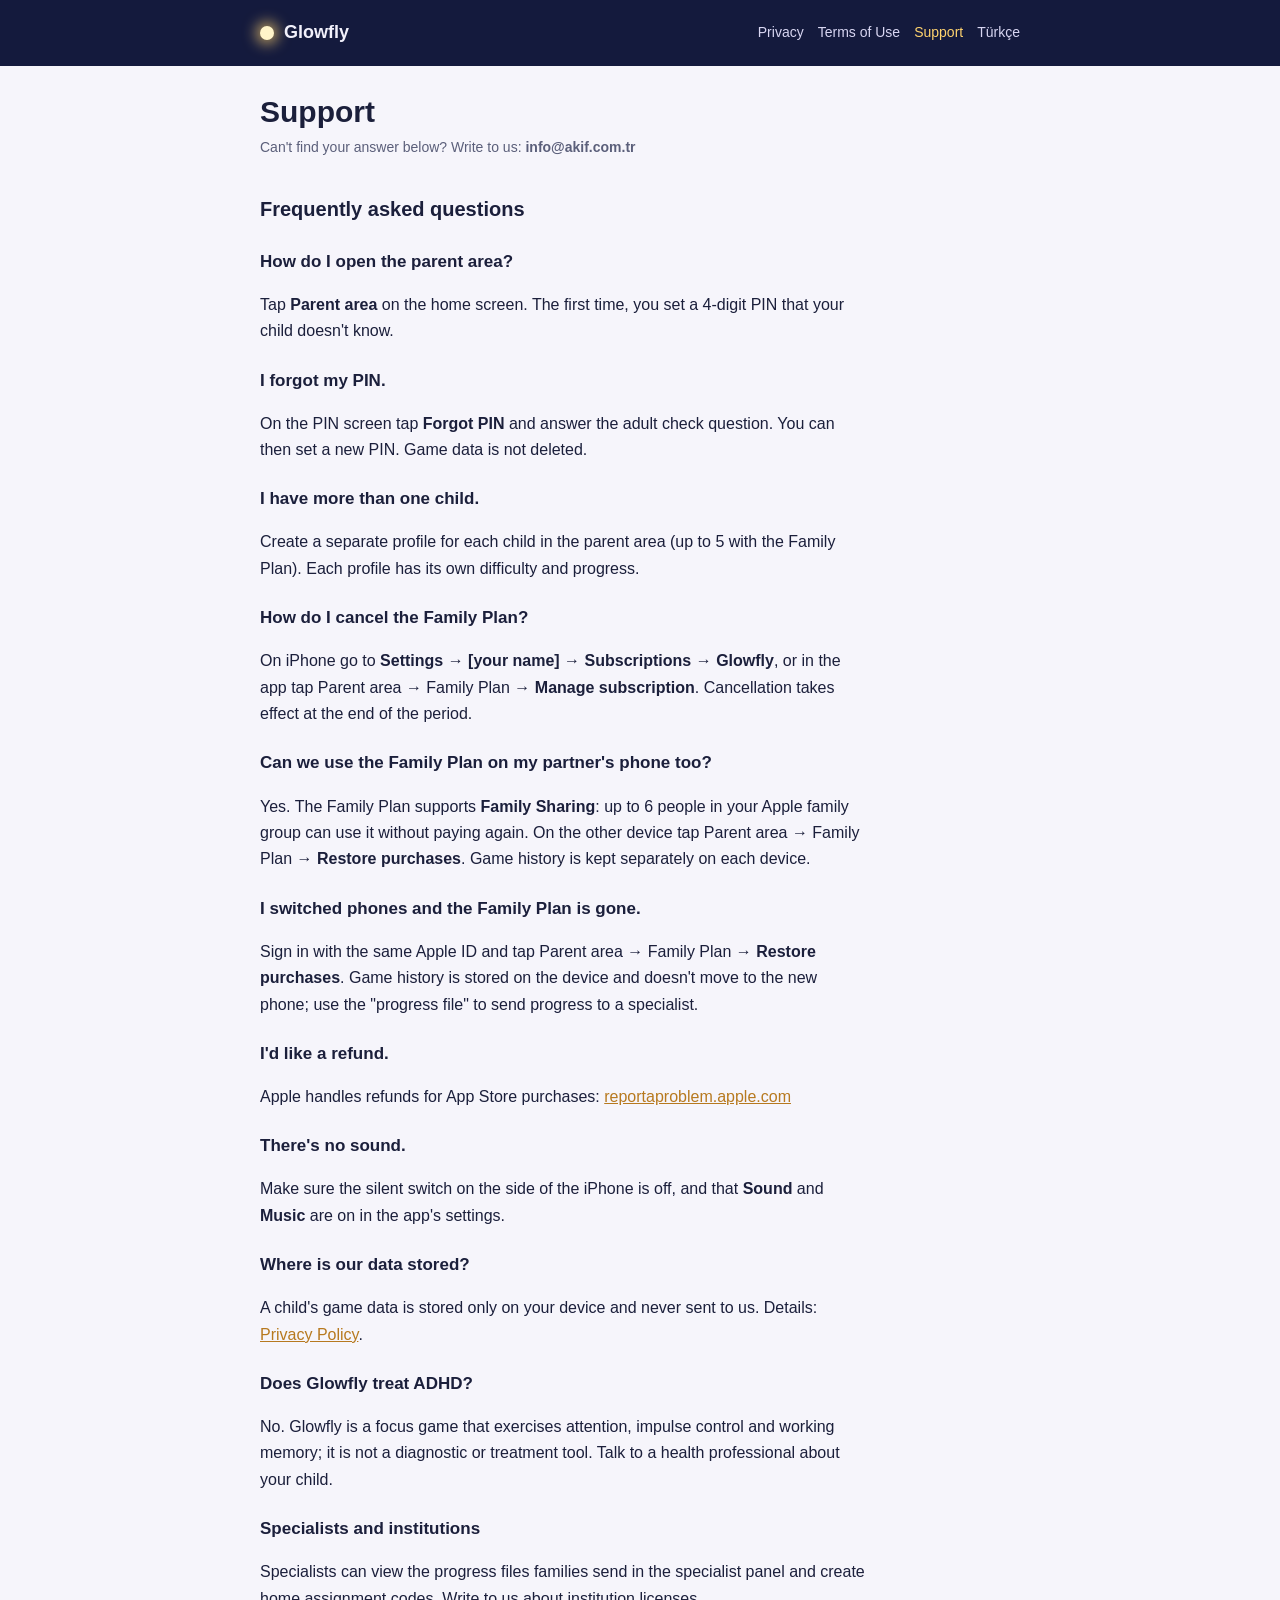
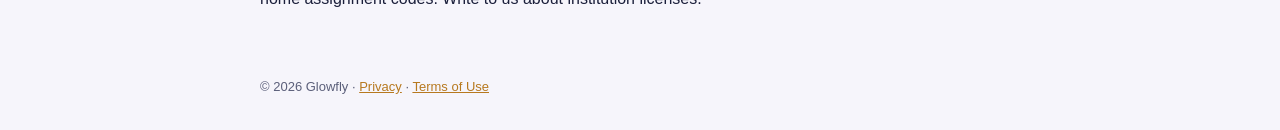
<file: en/support.html>
<!doctype html>
<html lang="en">
<head>
  <meta charset="utf-8" />
  <meta name="viewport" content="width=device-width, initial-scale=1, viewport-fit=cover" />
  <title>Support · Glowfly</title>
  <meta name="description" content="Glowfly support: frequently asked questions and contact." />
  <link rel="stylesheet" href="../style.css" />
</head>
<body>
  <header>
    <div class="wrap">
      <a class="brand" href="../index.html"><span class="dot" aria-hidden="true"></span>Glowfly</a>
      <nav>
        <a href="privacy.html">Privacy</a>
        <a href="terms.html">Terms of Use</a>
        <a href="support.html" aria-current="page">Support</a>
        <a href="../destek.html" lang="tr">Türkçe</a>
      </nav>
    </div>
  </header>
  <main>
    <div class="wrap">
      <h1>Support</h1>
      <p class="meta">Can't find your answer below? Write to us: <span class="email">info@akif.com.tr</span></p>

      <h2>Frequently asked questions</h2>

      <h3>How do I open the parent area?</h3>
      <p>Tap <b>Parent area</b> on the home screen. The first time, you set a 4-digit PIN that your child doesn't know.</p>

      <h3>I forgot my PIN.</h3>
      <p>On the PIN screen tap <b>Forgot PIN</b> and answer the adult check question. You can then set a new PIN. Game data is not deleted.</p>

      <h3>I have more than one child.</h3>
      <p>Create a separate profile for each child in the parent area (up to 5 with the Family Plan). Each profile has its own difficulty and progress.</p>

      <h3>How do I cancel the Family Plan?</h3>
      <p>On iPhone go to <b>Settings → [your name] → Subscriptions → Glowfly</b>, or in the app tap Parent area → Family Plan → <b>Manage subscription</b>. Cancellation takes effect at the end of the period.</p>

      <h3>Can we use the Family Plan on my partner's phone too?</h3>
      <p>Yes. The Family Plan supports <b>Family Sharing</b>: up to 6 people in your Apple family group can use it without paying again. On the other device tap Parent area → Family Plan → <b>Restore purchases</b>. Game history is kept separately on each device.</p>

      <h3>I switched phones and the Family Plan is gone.</h3>
      <p>Sign in with the same Apple ID and tap Parent area → Family Plan → <b>Restore purchases</b>. Game history is stored on the device and doesn't move to the new phone; use the "progress file" to send progress to a specialist.</p>

      <h3>I'd like a refund.</h3>
      <p>Apple handles refunds for App Store purchases: <a href="https://reportaproblem.apple.com" rel="noopener">reportaproblem.apple.com</a></p>

      <h3>There's no sound.</h3>
      <p>Make sure the silent switch on the side of the iPhone is off, and that <b>Sound</b> and <b>Music</b> are on in the app's settings.</p>

      <h3>Where is our data stored?</h3>
      <p>A child's game data is stored only on your device and never sent to us. Details: <a href="privacy.html">Privacy Policy</a>.</p>

      <h3>Does Glowfly treat ADHD?</h3>
      <p>No. Glowfly is a focus game that exercises attention, impulse control and working memory; it is not a diagnostic or treatment tool. Talk to a health professional about your child.</p>

      <h3>Specialists and institutions</h3>
      <p>Specialists can view the progress files families send in the specialist panel and create home assignment codes. Write to us about institution licenses.</p>
    </div>
  </main>
  <footer><div class="wrap">© 2026 Glowfly · <a href="privacy.html">Privacy</a> · <a href="terms.html">Terms of Use</a></div></footer>
</body>
</html>
</file>
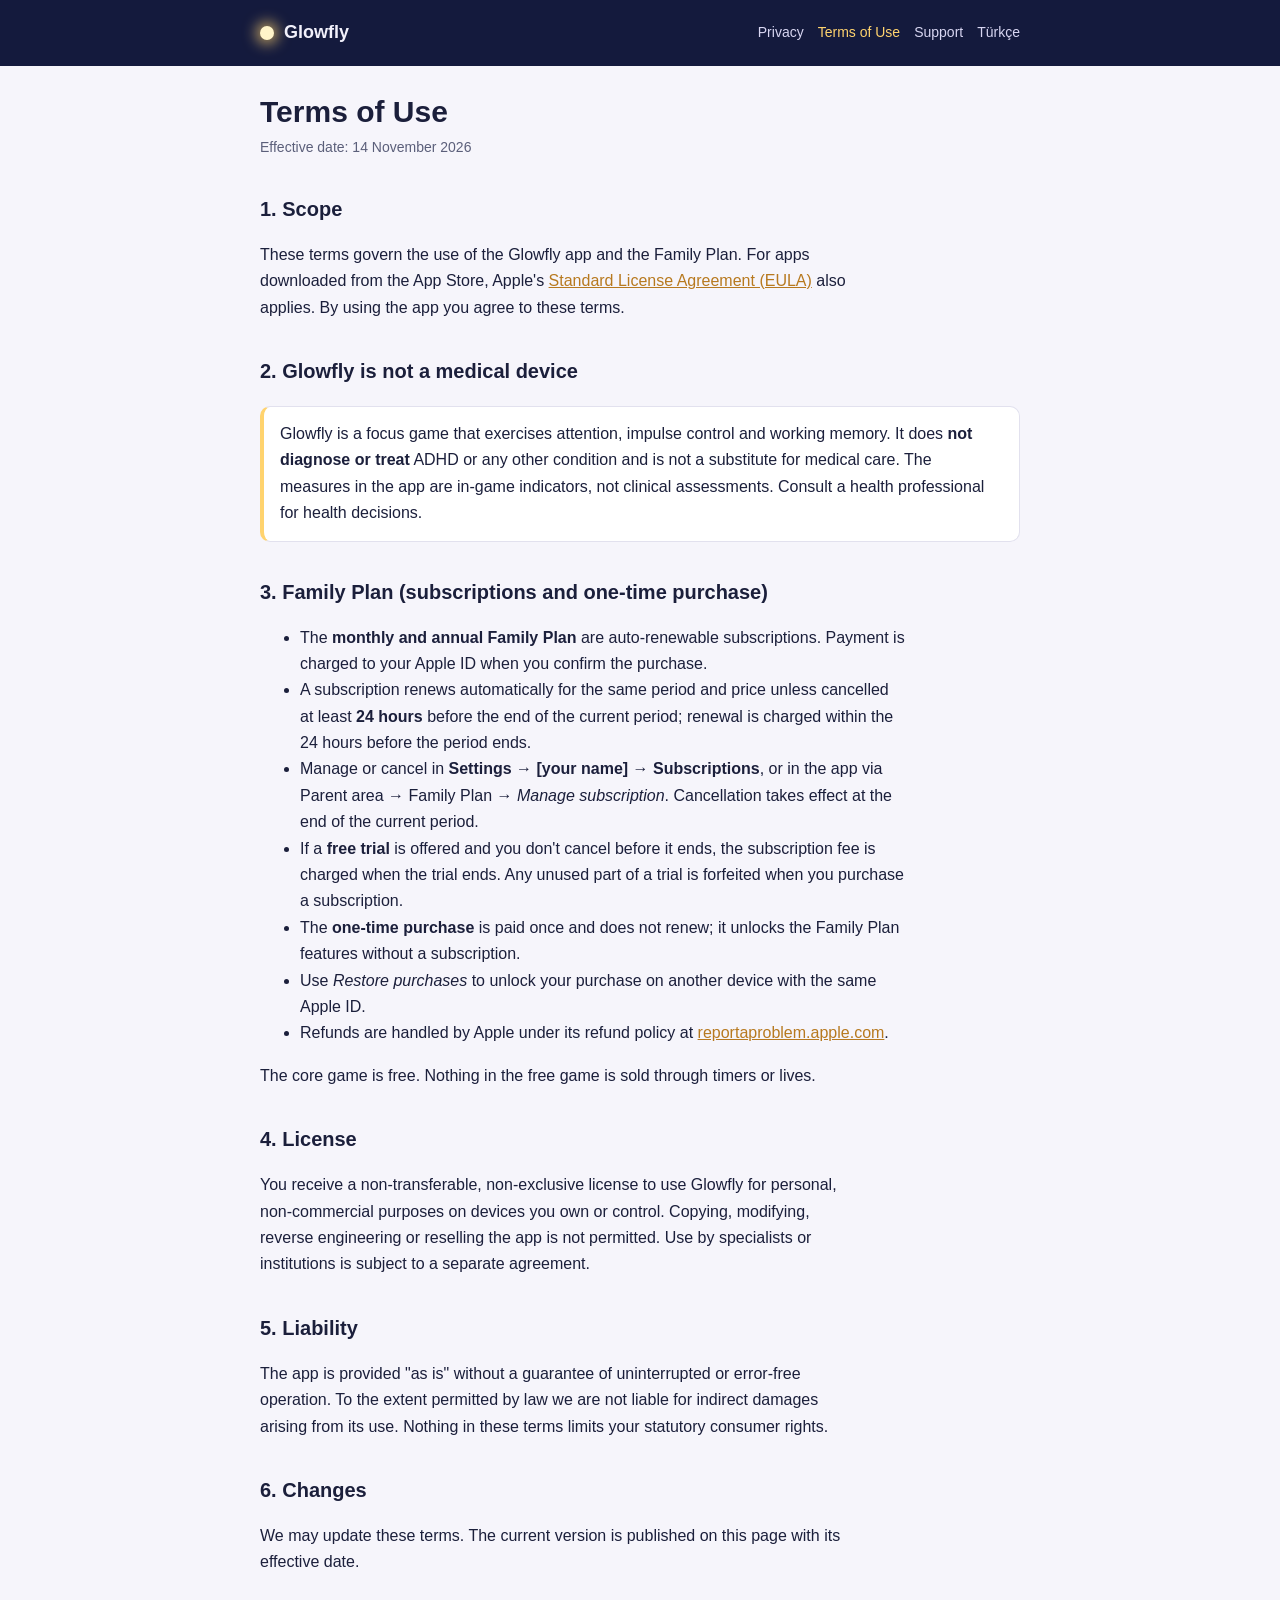
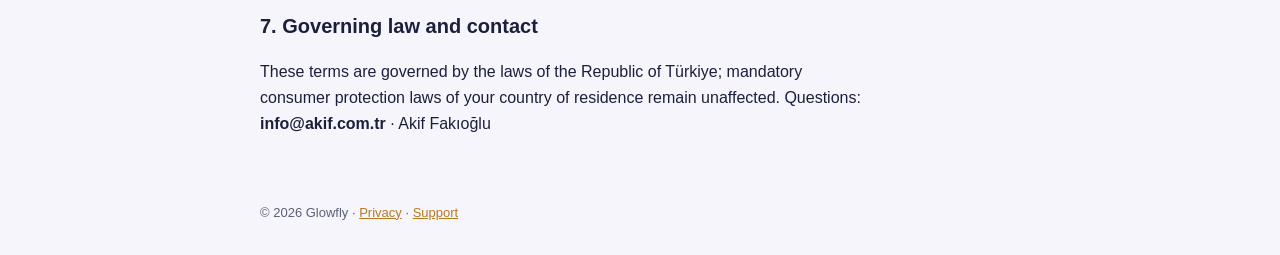
<file: en/terms.html>
<!doctype html>
<html lang="en">
<head>
  <meta charset="utf-8" />
  <meta name="viewport" content="width=device-width, initial-scale=1, viewport-fit=cover" />
  <title>Terms of Use · Glowfly</title>
  <meta name="description" content="Glowfly terms of use and Family Plan subscription terms." />
  <link rel="stylesheet" href="../style.css" />
</head>
<body>
  <header>
    <div class="wrap">
      <a class="brand" href="../index.html"><span class="dot" aria-hidden="true"></span>Glowfly</a>
      <nav>
        <a href="privacy.html">Privacy</a>
        <a href="terms.html" aria-current="page">Terms of Use</a>
        <a href="support.html">Support</a>
        <a href="../kosullar.html" lang="tr">Türkçe</a>
      </nav>
    </div>
  </header>
  <main>
    <div class="wrap">
      <h1>Terms of Use</h1>
      <p class="meta">Effective date: 14 November 2026</p>

      <h2>1. Scope</h2>
      <p>
        These terms govern the use of the Glowfly app and the Family Plan. For apps downloaded from the App Store,
        Apple's <a href="https://www.apple.com/legal/internet-services/itunes/dev/stdeula/" rel="noopener">Standard License Agreement (EULA)</a>
        also applies. By using the app you agree to these terms.
      </p>

      <h2>2. Glowfly is not a medical device</h2>
      <div class="note">
        Glowfly is a focus game that exercises attention, impulse control and working memory. It does <b>not diagnose
        or treat</b> ADHD or any other condition and is not a substitute for medical care. The measures in the app are
        in-game indicators, not clinical assessments. Consult a health professional for health decisions.
      </div>

      <h2>3. Family Plan (subscriptions and one-time purchase)</h2>
      <ul>
        <li>The <b>monthly and annual Family Plan</b> are auto-renewable subscriptions. Payment is charged to your Apple ID when you confirm the purchase.</li>
        <li>A subscription renews automatically for the same period and price unless cancelled at least <b>24 hours</b> before the end of the current period; renewal is charged within the 24 hours before the period ends.</li>
        <li>Manage or cancel in <b>Settings → [your name] → Subscriptions</b>, or in the app via Parent area → Family Plan → <i>Manage subscription</i>. Cancellation takes effect at the end of the current period.</li>
        <li>If a <b>free trial</b> is offered and you don't cancel before it ends, the subscription fee is charged when the trial ends. Any unused part of a trial is forfeited when you purchase a subscription.</li>
        <li>The <b>one-time purchase</b> is paid once and does not renew; it unlocks the Family Plan features without a subscription.</li>
        <li>Use <i>Restore purchases</i> to unlock your purchase on another device with the same Apple ID.</li>
        <li>Refunds are handled by Apple under its refund policy at <a href="https://reportaproblem.apple.com" rel="noopener">reportaproblem.apple.com</a>.</li>
      </ul>
      <p>The core game is free. Nothing in the free game is sold through timers or lives.</p>

      <h2>4. License</h2>
      <p>
        You receive a non-transferable, non-exclusive license to use Glowfly for personal, non-commercial purposes on
        devices you own or control. Copying, modifying, reverse engineering or reselling the app is not permitted.
        Use by specialists or institutions is subject to a separate agreement.
      </p>

      <h2>5. Liability</h2>
      <p>
        The app is provided "as is" without a guarantee of uninterrupted or error-free operation. To the extent
        permitted by law we are not liable for indirect damages arising from its use. Nothing in these terms limits
        your statutory consumer rights.
      </p>

      <h2>6. Changes</h2>
      <p>We may update these terms. The current version is published on this page with its effective date.</p>

      <h2>7. Governing law and contact</h2>
      <p>
        These terms are governed by the laws of the Republic of Türkiye; mandatory consumer protection laws of your
        country of residence remain unaffected. Questions: <span class="email">info@akif.com.tr</span> · Akif Fakıoğlu
      </p>
    </div>
  </main>
  <footer><div class="wrap">© 2026 Glowfly · <a href="privacy.html">Privacy</a> · <a href="support.html">Support</a></div></footer>
</body>
</html>
</file>
<file: style.css>
/* Glowfly yasal ve destek sayfaları (GitHub Pages) */
:root {
  --bg: #f6f5fb;
  --card: #ffffff;
  --ink: #1b1f3b;
  --muted: #5b5f7a;
  --line: #e2e1ee;
  --accent: #b7791f;
  --glow: #ffd36e;
  color-scheme: light;
}
@media (prefers-color-scheme: dark) {
  :root {
    --bg: #10142e;
    --card: #171c3d;
    --ink: #f1f0fb;
    --muted: #a9abc8;
    --line: #2a3060;
    --accent: #ffd36e;
    color-scheme: dark;
  }
}
* { box-sizing: border-box; }
body {
  margin: 0;
  background: var(--bg);
  color: var(--ink);
  font: 16px/1.65 Inter, -apple-system, BlinkMacSystemFont, "Segoe UI", Roboto, sans-serif;
}
header {
  background: #141a3d;
  color: #f1f0fb;
  padding: 18px max(20px, env(safe-area-inset-left)) 18px;
}
header .wrap { display: flex; align-items: center; justify-content: space-between; gap: 12px; flex-wrap: wrap; }
.brand { display: flex; align-items: center; gap: 10px; color: inherit; text-decoration: none; font-weight: 700; font-size: 18px; }
.brand .dot { width: 14px; height: 14px; border-radius: 50%; background: #fff4c9; box-shadow: 0 0 14px 4px rgba(255, 211, 110, 0.7); }
header nav { display: flex; gap: 14px; flex-wrap: wrap; font-size: 14px; }
header nav a { color: #d8d6f2; text-decoration: none; }
header nav a[aria-current="page"] { color: var(--glow); }
.wrap { max-width: 760px; margin: 0 auto; }
main { padding: 28px max(20px, env(safe-area-inset-left)) 48px; }
h1 { font-size: 30px; line-height: 1.2; margin: 0 0 6px; text-wrap: balance; }
h2 { font-size: 20px; margin: 34px 0 8px; }
h3 { font-size: 17px; margin: 22px 0 4px; }
p, li { max-width: 68ch; }
.meta { color: var(--muted); font-size: 14px; margin: 0 0 22px; }
.note {
  background: var(--card);
  border: 1px solid var(--line);
  border-left: 4px solid var(--glow);
  border-radius: 10px;
  padding: 14px 16px;
  margin: 18px 0;
}
a { color: var(--accent); }
table { width: 100%; border-collapse: collapse; font-size: 15px; margin: 12px 0; }
.table-wrap { overflow-x: auto; }
th, td { text-align: left; vertical-align: top; padding: 8px 10px; border-bottom: 1px solid var(--line); }
th { color: var(--muted); font-weight: 600; font-size: 13px; }
.cards { display: grid; grid-template-columns: repeat(auto-fit, minmax(200px, 1fr)); gap: 12px; margin: 22px 0; }
.cards a {
  display: block;
  background: var(--card);
  border: 1px solid var(--line);
  border-radius: 12px;
  padding: 16px;
  color: var(--ink);
  text-decoration: none;
}
.cards a b { display: block; margin-bottom: 4px; }
.cards a span { color: var(--muted); font-size: 14px; }
.email { font-weight: 700; user-select: all; }
footer { color: var(--muted); font-size: 13px; padding: 0 max(20px, env(safe-area-inset-left)) 32px; }
</file>
